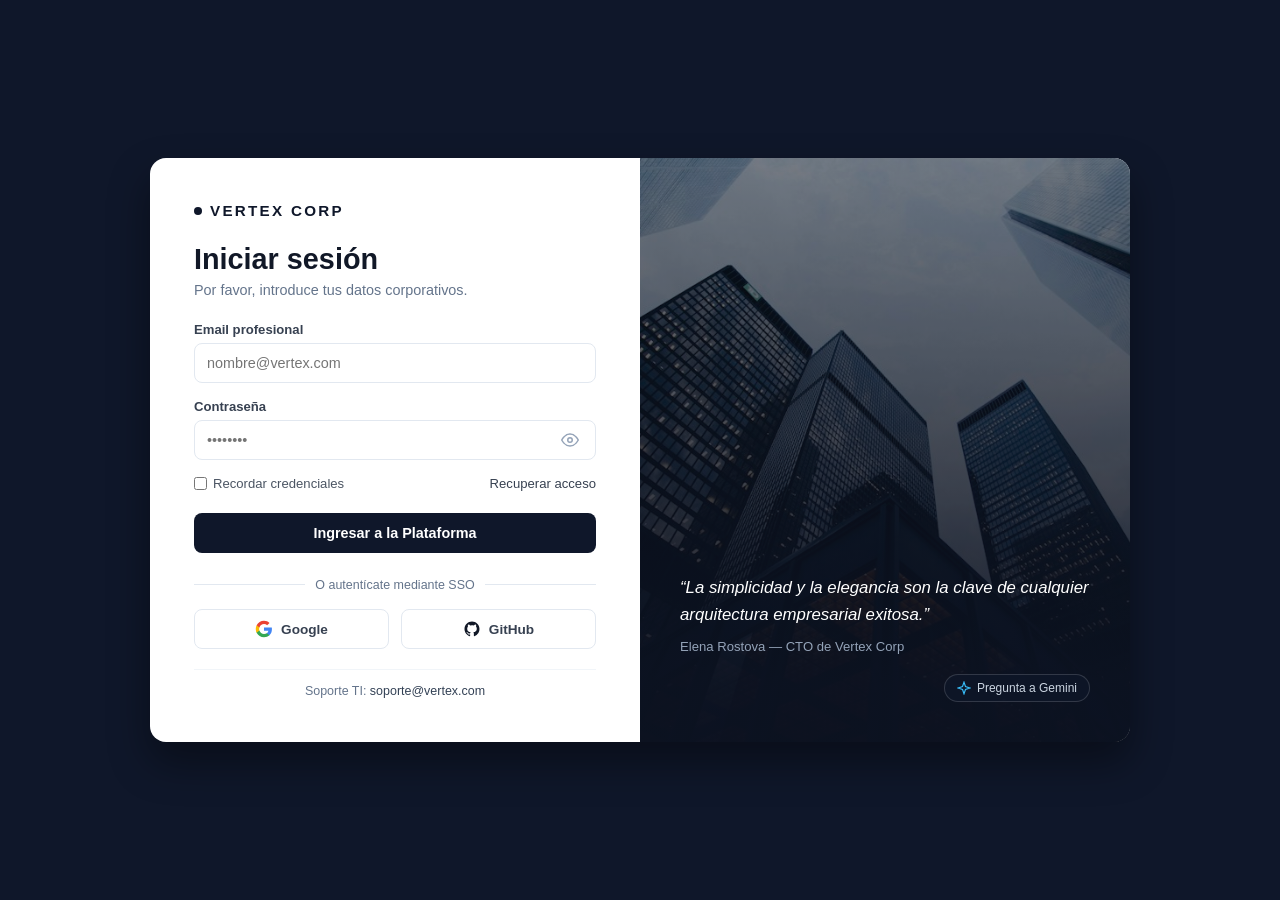
<file: html/index.html>
<!DOCTYPE html>
<html lang="es">
<head>
  <meta charset="UTF-8">
  <meta name="viewport" content="width=device-width, initial-scale=1.0">
  <title>Iniciar Sesión - Vertex Corp</title>
  <link rel="stylesheet" href="../css/estilos.css">
  <script src="../js/login.js" defer></script>
</head>
<body>

  <main class="login-container">
    <div class="login-card">

      <!-- LADO IZQUIERDO: Formulario de inicio de sesión -->
      <section class="login-form-side">
        <div class="brand">
          <span class="brand-dot"></span>
          <span class="brand-name">VERTEX CORP</span>
        </div>

        <div class="form-header">
          <h1>Iniciar sesión</h1>
          <p>Por favor, introduce tus datos corporativos.</p>
        </div>

        <form id="loginForm" novalidate>
          <div class="form-group">
            <label for="usuario">Email profesional</label>
            <div class="input-box">
              <input type="text" id="usuario" name="usuario" placeholder="nombre@vertex.com" required>
            </div>
          </div>

          <div class="form-group">
            <label for="password">Contraseña</label>
            <div class="input-box">
              <input type="password" id="password" name="password" placeholder="••••••••" required>
              <button type="button" class="btn-eye" id="btnToggleEye" aria-label="Ver u ocultar contraseña">
                <!-- Icono de ojo local SVG -->
                <svg id="eyeIcon" viewBox="0 0 24 24" fill="none" stroke="currentColor" stroke-width="2" stroke-linecap="round" stroke-linejoin="round">
                  <path d="M1 12s4-8 11-8 11 8 11 8-4 8-11 8-11-8-11-8z"></path>
                  <circle cx="12" cy="12" r="3"></circle>
                </svg>
              </button>
            </div>
          </div>

          <div class="form-options">
            <label class="checkbox-label">
              <input type="checkbox" id="recordar">
              <span>Recordar credenciales</span>
            </label>
            <a href="#" class="forgot-link" onclick="event.preventDefault(); alert('Por favor contacte al soporte de Vertex Corp.');">Recuperar acceso</a>
          </div>

          <button type="submit" class="btn-submit" id="btnIngresar">
            Ingresar a la Plataforma
          </button>
        </form>

        <!-- Separador SSO -->
        <div class="divider">
          <span>O autentícate mediante SSO</span>
        </div>

        <div class="social-grid">
          <button type="button" class="btn-social" onclick="alert('Inicio con Google habilitado.');">
            <img src="../img/google.svg" alt="Google">
            <span>Google</span>
          </button>
          <button type="button" class="btn-social" onclick="alert('Inicio con GitHub habilitado.');">
            <img src="../img/github.svg" alt="GitHub">
            <span>GitHub</span>
          </button>
        </div>

        <footer class="form-footer">
          <p>Soporte TI: <a href="mailto:soporte@vertex.com">soporte@vertex.com</a></p>
        </footer>
      </section>

      <!-- LADO DERECHO: Hero visual con imagen local -->
      <section class="login-hero-side">
        <div class="hero-overlay"></div>
        <div class="hero-text">
          <p class="quote">“La simplicidad y la elegancia son la clave de cualquier arquitectura empresarial exitosa.”</p>
          <p class="author">Elena Rostova — CTO de Vertex Corp</p>
        </div>
        <div class="ai-tag">
          <svg viewBox="0 0 24 24" fill="none" stroke="currentColor" stroke-width="2">
            <path d="M12 2L14.5 9.5L22 12L14.5 14.5L12 22L9.5 14.5L2 12L9.5 9.5L12 2Z"/>
          </svg>
          <span>Pregunta a Gemini</span>
        </div>
      </section>

    </div>
  </main>

  <!-- MODAL DE ALERTA: CLAVE INCORRECTA -->
  <div class="modal-overlay" id="modalError" hidden>
    <div class="modal-box">
      <div class="modal-icon">
        <svg viewBox="0 0 24 24" fill="none" stroke="currentColor" stroke-width="2.5" stroke-linecap="round">
          <circle cx="12" cy="12" r="10"></circle>
          <line x1="15" y1="9" x2="9" y2="15"></line>
          <line x1="9" y1="9" x2="15" y2="15"></line>
        </svg>
      </div>
      <h2>Clave incorrecta</h2>
      <p>El usuario o la contraseña ingresados no son válidos.</p>
      <button type="button" class="btn-submit" id="btnReintentar">Intentar de nuevo</button>
    </div>
  </div>

</body>
</html>
</file>
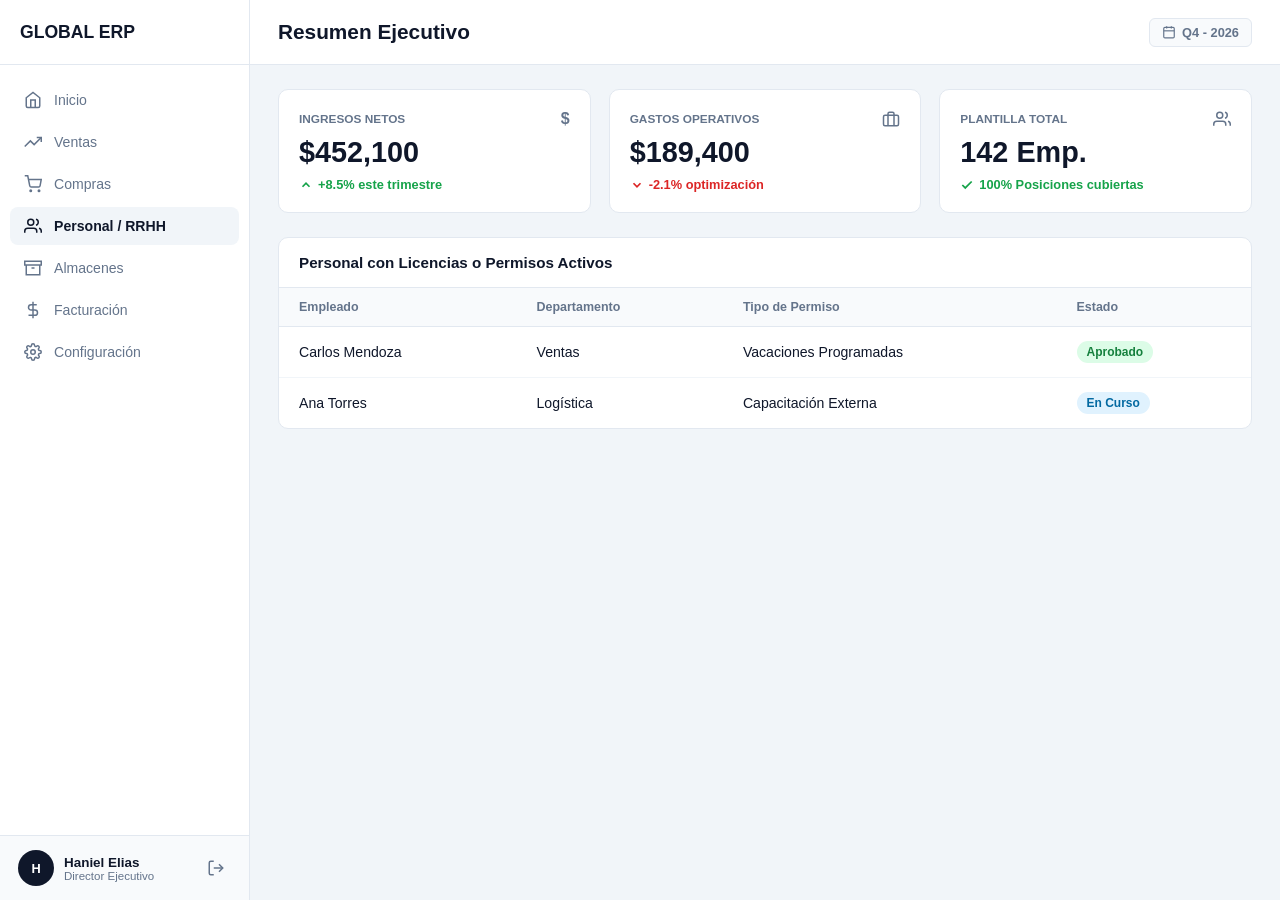
<file: html/dashboard.html>
<!DOCTYPE html>
<html lang="es">
<head>
  <meta charset="UTF-8">
  <meta name="viewport" content="width=device-width, initial-scale=1.0">
  <title>Dashboard - Global ERP</title>
  <link rel="stylesheet" href="../css/dashboard.css">
  <script src="../js/dashboard.js" defer></script>
</head>
<body>

  <div class="layout">

    <!-- BARRA LATERAL (SIDEBAR) -->
    <aside class="sidebar" id="sidebar">
      <div class="sidebar-header">
        <h2 class="brand">GLOBAL ERP</h2>
        <button type="button" class="btn-close" id="btnCloseSidebar" aria-label="Cerrar menú">✕</button>
      </div>

      <nav class="sidebar-nav">
        <a href="#" class="nav-item">
          <svg class="icon" viewBox="0 0 24 24" fill="none" stroke="currentColor" stroke-width="2"><path d="M3 9l9-7 9 7v11a2 2 0 0 1-2 2H5a2 2 0 0 1-2-2z"></path><polyline points="9 22 9 12 15 12 15 22"></polyline></svg>
          <span>Inicio</span>
        </a>
        <a href="#" class="nav-item">
          <svg class="icon" viewBox="0 0 24 24" fill="none" stroke="currentColor" stroke-width="2"><polyline points="23 6 13.5 15.5 8.5 10.5 1 18"></polyline><polyline points="17 6 23 6 23 12"></polyline></svg>
          <span>Ventas</span>
        </a>
        <a href="#" class="nav-item">
          <svg class="icon" viewBox="0 0 24 24" fill="none" stroke="currentColor" stroke-width="2"><circle cx="9" cy="21" r="1"></circle><circle cx="20" cy="21" r="1"></circle><path d="M1 1h4l2.68 13.39a2 2 0 0 0 2 1.61h9.72a2 2 0 0 0 2-1.61L23 6H6"></path></svg>
          <span>Compras</span>
        </a>
        <a href="#" class="nav-item active">
          <svg class="icon" viewBox="0 0 24 24" fill="none" stroke="currentColor" stroke-width="2"><path d="M17 21v-2a4 4 0 0 0-4-4H5a4 4 0 0 0-4 4v2"></path><circle cx="9" cy="7" r="4"></circle><path d="M23 21v-2a4 4 0 0 0-3-3.87"></path><path d="M16 3.13a4 4 0 0 1 0 7.75"></path></svg>
          <span>Personal / RRHH</span>
        </a>
        <a href="#" class="nav-item">
          <svg class="icon" viewBox="0 0 24 24" fill="none" stroke="currentColor" stroke-width="2"><polyline points="21 8 21 21 3 21 3 8"></polyline><rect x="1" y="3" width="22" height="5"></rect><line x1="10" y1="12" x2="14" y2="12"></line></svg>
          <span>Almacenes</span>
        </a>
        <a href="#" class="nav-item">
          <svg class="icon" viewBox="0 0 24 24" fill="none" stroke="currentColor" stroke-width="2"><line x1="12" y1="1" x2="12" y2="23"></line><path d="M17 5H9.5a3.5 3.5 0 0 0 0 7h5a3.5 3.5 0 0 1 0 7H6"></path></svg>
          <span>Facturación</span>
        </a>
        <a href="#" class="nav-item">
          <svg class="icon" viewBox="0 0 24 24" fill="none" stroke="currentColor" stroke-width="2"><circle cx="12" cy="12" r="3"></circle><path d="M19.4 15a1.65 1.65 0 0 0 .33 1.82l.06.06a2 2 0 0 1 0 2.83 2 2 0 0 1-2.83 0l-.06-.06a1.65 1.65 0 0 0-1.82-.33 1.65 1.65 0 0 0-1 1.51V21a2 2 0 0 1-2 2 2 2 0 0 1-2-2v-.09A1.65 1.65 0 0 0 9 19.4a1.65 1.65 0 0 0-1.82.33l-.06.06a2 2 0 0 1-2.83 0 2 2 0 0 1 0-2.83l.06-.06a1.65 1.65 0 0 0 .33-1.82 1.65 1.65 0 0 0-1.51-1H3a2 2 0 0 1-2-2 2 2 0 0 1 2-2h.09A1.65 1.65 0 0 0 4.6 9a1.65 1.65 0 0 0-.33-1.82l-.06-.06a2 2 0 0 1 0-2.83 2 2 0 0 1 2.83 0l.06.06a1.65 1.65 0 0 0 1.82.33H9a1.65 1.65 0 0 0 1-1.51V3a2 2 0 0 1 2-2 2 2 0 0 1 2 2v.09a1.65 1.65 0 0 0 1 1.51 1.65 1.65 0 0 0 1.82-.33l.06-.06a2 2 0 0 1 2.83 0 2 2 0 0 1 0 2.83l-.06.06a1.65 1.65 0 0 0-.33 1.82V9a1.65 1.65 0 0 0 1.51 1H21a2 2 0 0 1 2 2 2 2 0 0 1-2 2h-.09a1.65 1.65 0 0 0-1.51 1z"></path></svg>
          <span>Configuración</span>
        </a>
      </nav>

      <!-- Perfil inferior -->
      <div class="sidebar-profile">
        <div class="avatar">H</div>
        <div class="profile-info">
          <span class="name">Haniel Elias</span>
          <span class="role">Director Ejecutivo</span>
        </div>
        <button type="button" class="btn-logout" id="btnLogout" title="Cerrar sesión">
          <svg viewBox="0 0 24 24" fill="none" stroke="currentColor" stroke-width="2"><path d="M9 21H5a2 2 0 0 1-2-2V5a2 2 0 0 1 2-2h4"></path><polyline points="16 17 21 12 16 7"></polyline><line x1="21" y1="12" x2="9" y2="12"></line></svg>
        </button>
      </div>
    </aside>

    <!-- Overlay móvil -->
    <div class="overlay" id="overlay"></div>

    <!-- CONTENIDO PRINCIPAL -->
    <div class="main-wrapper">
      
      <!-- Barra superior -->
      <header class="topbar">
        <div class="topbar-left">
          <button type="button" class="btn-menu" id="btnToggleMenu" aria-label="Abrir menú">
            <svg viewBox="0 0 24 24" fill="none" stroke="currentColor" stroke-width="2.5"><line x1="3" y1="6" x2="21" y2="6"></line><line x1="3" y1="12" x2="21" y2="12"></line><line x1="3" y1="18" x2="21" y2="18"></line></svg>
          </button>
          <h1 class="page-title">Resumen Ejecutivo</h1>
        </div>
        <div class="topbar-right">
          <span class="date-badge">
            <svg viewBox="0 0 24 24" fill="none" stroke="currentColor" stroke-width="2"><rect x="3" y="4" width="18" height="18" rx="2" ry="2"></rect><line x1="16" y1="2" x2="16" y2="6"></line><line x1="8" y1="2" x2="8" y2="6"></line><line x1="3" y1="10" x2="21" y2="10"></line></svg>
            Q4 - 2026
          </span>
        </div>
      </header>

      <!-- Cuerpo del dashboard -->
      <main class="content">

        <!-- 3 TARJETAS KPI -->
        <section class="kpi-grid">
          
          <div class="kpi-card">
            <div class="kpi-header">
              <span class="kpi-label">INGRESOS NETOS</span>
              <span class="kpi-icon">$</span>
            </div>
            <div class="kpi-value">$452,100</div>
            <div class="kpi-trend trend-up">
              <svg viewBox="0 0 24 24" fill="none" stroke="currentColor" stroke-width="3"><polyline points="18 15 12 9 6 15"></polyline></svg>
              +8.5% este trimestre
            </div>
          </div>

          <div class="kpi-card">
            <div class="kpi-header">
              <span class="kpi-label">GASTOS OPERATIVOS</span>
              <span class="kpi-icon">
                <svg viewBox="0 0 24 24" fill="none" stroke="currentColor" stroke-width="2"><path d="M20 7H4a2 2 0 0 0-2 2v10a2 2 0 0 0 2 2h16a2 2 0 0 0 2-2V9a2 2 0 0 0-2-2z"></path><path d="M16 21V5a2 2 0 0 0-2-2h-4a2 2 0 0 0-2 2v16"></path></svg>
              </span>
            </div>
            <div class="kpi-value">$189,400</div>
            <div class="kpi-trend trend-down">
              <svg viewBox="0 0 24 24" fill="none" stroke="currentColor" stroke-width="3"><polyline points="6 9 12 15 18 9"></polyline></svg>
              -2.1% optimización
            </div>
          </div>

          <div class="kpi-card">
            <div class="kpi-header">
              <span class="kpi-label">PLANTILLA TOTAL</span>
              <span class="kpi-icon">
                <svg viewBox="0 0 24 24" fill="none" stroke="currentColor" stroke-width="2"><path d="M17 21v-2a4 4 0 0 0-4-4H5a4 4 0 0 0-4 4v2"></path><circle cx="9" cy="7" r="4"></circle><path d="M23 21v-2a4 4 0 0 0-3-3.87"></path><path d="M16 3.13a4 4 0 0 1 0 7.75"></path></svg>
              </span>
            </div>
            <div class="kpi-value">142 Emp.</div>
            <div class="kpi-trend trend-check">
              <svg viewBox="0 0 24 24" fill="none" stroke="currentColor" stroke-width="3"><polyline points="20 6 9 17 4 12"></polyline></svg>
              100% Posiciones cubiertas
            </div>
          </div>

        </section>

        <!-- TABLA DE PERSONAL -->
        <section class="table-card">
          <div class="table-header">
            <h2>Personal con Licencias o Permisos Activos</h2>
          </div>
          <div class="table-responsive">
            <table>
              <thead>
                <tr>
                  <th>Empleado</th>
                  <th>Departamento</th>
                  <th>Tipo de Permiso</th>
                  <th>Estado</th>
                </tr>
              </thead>
              <tbody>
                <tr>
                  <td>Carlos Mendoza</td>
                  <td>Ventas</td>
                  <td>Vacaciones Programadas</td>
                  <td><span class="badge badge-success">Aprobado</span></td>
                </tr>
                <tr>
                  <td>Ana Torres</td>
                  <td>Logística</td>
                  <td>Capacitación Externa</td>
                  <td><span class="badge badge-info">En Curso</span></td>
                </tr>
              </tbody>
            </table>
          </div>
        </section>

      </main>

    </div>

  </div>

</body>
</html>
</file>
<file: css/estilos.css>
/* 1. Variables y Reset */
:root {
  --bg-oscuro: #0f172a;
  --bg-blanco: #ffffff;
  --texto-principal: #111827;
  --texto-secundario: #64748b;
  --borde: #e2e8f0;
  --primario: #0f172a;
  --primario-hover: #1e293b;
  --rojo: #ef4444;
  --fuente: -apple-system, BlinkMacSystemFont, "Segoe UI", Roboto, Helvetica, Arial, sans-serif;
}

* {
  box-sizing: border-box;
  margin: 0;
  padding: 0;
}

body {
  font-family: var(--fuente);
  background-color: var(--bg-oscuro);
  color: var(--texto-principal);
  min-height: 100vh;
  display: flex;
  align-items: center;
  justify-content: center;
  padding: 20px;
}

/* 2. Contenedor y Tarjeta Principal */
.login-container {
  width: 100%;
  max-width: 980px;
}

.login-card {
  display: grid;
  grid-template-columns: 1fr 1fr;
  background-color: var(--bg-blanco);
  border-radius: 16px;
  overflow: hidden;
  box-shadow: 0 20px 40px rgba(0, 0, 0, 0.4);
  min-height: 580px;
}

/* 3. Lado Izquierdo: Formulario */
.login-form-side {
  padding: 44px;
  display: flex;
  flex-direction: column;
  justify-content: space-between;
}

/* Logo */
.brand {
  display: flex;
  align-items: center;
  gap: 8px;
  margin-bottom: 24px;
}

.brand-dot {
  width: 8px;
  height: 8px;
  background-color: var(--primario);
  border-radius: 50%;
}

.brand-name {
  font-size: 0.95rem;
  font-weight: 800;
  letter-spacing: 0.15em;
  color: var(--primario);
}

/* Encabezado */
.form-header h1 {
  font-size: 1.8rem;
  font-weight: 700;
  color: var(--texto-principal);
  margin-bottom: 6px;
}

.form-header p {
  font-size: 0.9rem;
  color: var(--texto-secundario);
  margin-bottom: 24px;
}

/* Campos de entrada */
.form-group {
  margin-bottom: 16px;
}

.form-group label {
  display: block;
  font-size: 0.82rem;
  font-weight: 600;
  color: #374151;
  margin-bottom: 6px;
}

.input-box {
  display: flex;
  align-items: center;
  border: 1px solid var(--borde);
  border-radius: 8px;
  padding: 0 12px;
  background-color: #ffffff;
}

.input-box:focus-within {
  border-color: var(--primario);
  box-shadow: 0 0 0 2px rgba(15, 23, 42, 0.1);
}

.input-box input {
  width: 100%;
  padding: 11px 0;
  border: none;
  outline: none;
  font-family: inherit;
  font-size: 0.9rem;
  color: var(--texto-principal);
}

.btn-eye {
  background: none;
  border: none;
  color: #94a3b8;
  cursor: pointer;
  padding: 4px;
  display: flex;
  align-items: center;
  justify-content: center;
}

.btn-eye svg {
  width: 18px;
  height: 18px;
}

.btn-eye:hover {
  color: var(--texto-principal);
}

/* Opciones: recordar y recuperar */
.form-options {
  display: flex;
  align-items: center;
  justify-content: space-between;
  font-size: 0.82rem;
  margin-bottom: 22px;
}

.checkbox-label {
  display: flex;
  align-items: center;
  gap: 6px;
  cursor: pointer;
  color: #4b5563;
}

.forgot-link {
  color: #374151;
  text-decoration: none;
  font-weight: 500;
}

.forgot-link:hover {
  text-decoration: underline;
}

/* Botón principal */
.btn-submit {
  width: 100%;
  padding: 12px;
  background-color: var(--primario);
  color: #ffffff;
  border: none;
  border-radius: 8px;
  font-family: inherit;
  font-size: 0.9rem;
  font-weight: 600;
  cursor: pointer;
  transition: background-color 0.2s;
}

.btn-submit:hover {
  background-color: var(--primario-hover);
}

/* Separador */
.divider {
  position: relative;
  text-align: center;
  margin: 22px 0 16px;
}

.divider::before {
  content: "";
  position: absolute;
  top: 50%;
  left: 0;
  right: 0;
  height: 1px;
  background-color: var(--borde);
}

.divider span {
  position: relative;
  background-color: #ffffff;
  padding: 0 10px;
  font-size: 0.78rem;
  color: var(--texto-secundario);
}

.social-grid {
  display: grid;
  grid-template-columns: 1fr 1fr;
  gap: 12px;
  margin-bottom: 20px;
}

.btn-social {
  display: flex;
  align-items: center;
  justify-content: center;
  gap: 8px;
  padding: 10px;
  background-color: #ffffff;
  border: 1px solid var(--borde);
  border-radius: 8px;
  font-family: inherit;
  font-size: 0.85rem;
  font-weight: 600;
  color: #374151;
  cursor: pointer;
}

.btn-social img {
  width: 18px;
  height: 18px;
}

.btn-social:hover {
  background-color: #f8fafc;
}

.form-footer {
  text-align: center;
  font-size: 0.78rem;
  color: var(--texto-secundario);
  border-top: 1px solid #f1f5f9;
  padding-top: 14px;
}

.form-footer a {
  color: #334155;
  text-decoration: none;
}

/* 4. Lado Derecho: Hero con Imagen Local */
.login-hero-side {
  position: relative;
  background-color: #0b1120;
  background-image: 
    linear-gradient(180deg, rgba(15, 23, 42, 0.4) 0%, rgba(15, 23, 42, 0.95) 90%),
    url('../img/edificio.jpg');
  background-size: cover;
  background-position: center;
  padding: 40px;
  display: flex;
  flex-direction: column;
  justify-content: flex-end;
  color: #ffffff;
}

.hero-overlay {
  position: absolute;
  inset: 0;
  background: rgba(0, 0, 0, 0.2);
}

.hero-text {
  position: relative;
  z-index: 2;
  margin-bottom: 20px;
}

.quote {
  font-size: 1.05rem;
  font-style: italic;
  line-height: 1.6;
  margin-bottom: 10px;
}

.author {
  font-size: 0.82rem;
  color: #94a3b8;
}

.ai-tag {
  position: relative;
  z-index: 2;
  align-self: flex-end;
  display: inline-flex;
  align-items: center;
  gap: 6px;
  background: rgba(15, 23, 42, 0.7);
  padding: 6px 12px;
  border-radius: 20px;
  border: 1px solid rgba(255, 255, 255, 0.15);
  font-size: 0.75rem;
  color: #cbd5e1;
}

.ai-tag svg {
  width: 14px;
  height: 14px;
  color: #38bdf8;
}

/* 5. Modal de Error */
.modal-overlay {
  position: fixed;
  inset: 0;
  background: rgba(0, 0, 0, 0.6);
  display: flex;
  align-items: center;
  justify-content: center;
  padding: 20px;
  z-index: 999;
}

.modal-overlay[hidden] {
  display: none;
}

.modal-box {
  background: #ffffff;
  width: 100%;
  max-width: 360px;
  padding: 28px;
  border-radius: 12px;
  text-align: center;
}

.modal-icon {
  font-size: 2.2rem;
  color: var(--rojo);
  margin-bottom: 12px;
  display: flex;
  align-items: center;
  justify-content: center;
}

.modal-icon svg {
  width: 44px;
  height: 44px;
}

.modal-box h2 {
  font-size: 1.25rem;
  margin-bottom: 8px;
}

.modal-box p {
  font-size: 0.88rem;
  color: var(--texto-secundario);
  margin-bottom: 24px;
}

/* 6. Diseño Responsive */
@media (max-width: 820px) {
  .login-card {
    grid-template-columns: 1fr;
  }
  .login-hero-side {
    min-height: 220px;
    padding: 24px;
  }
  .login-form-side {
    padding: 30px 24px;
  }
}

@media (max-width: 480px) {
  .social-grid {
    grid-template-columns: 1fr;
  }
}
</file>
<file: css/dashboard.css>
/* 1. Reset y Variables */
:root {
  --bg-fondo: #f1f5f9;
  --bg-blanco: #ffffff;
  --borde: #e2e8f0;
  --texto: #0f172a;
  --texto-muted: #64748b;
  --sidebar-ancho: 250px;
  --fuente: -apple-system, BlinkMacSystemFont, "Segoe UI", Roboto, Helvetica, Arial, sans-serif;
}

* {
  box-sizing: border-box;
  margin: 0;
  padding: 0;
}

body {
  font-family: var(--fuente);
  background-color: var(--bg-fondo);
  color: var(--texto);
  min-height: 100vh;
}

.layout {
  display: flex;
  min-height: 100vh;
}

/* 2. Barra Lateral (Sidebar) */
.sidebar {
  width: var(--sidebar-ancho);
  background-color: var(--bg-blanco);
  border-right: 1px solid var(--borde);
  display: flex;
  flex-direction: column;
  position: fixed;
  top: 0;
  bottom: 0;
  left: 0;
  z-index: 100;
  transition: transform 0.2s ease;
}

.sidebar-header {
  height: 65px;
  display: flex;
  align-items: center;
  justify-content: space-between;
  padding: 0 20px;
  border-bottom: 1px solid var(--borde);
}

.brand {
  font-size: 1.1rem;
  font-weight: 800;
  color: var(--texto);
}

.btn-close {
  display: none;
  background: none;
  border: none;
  font-size: 1.2rem;
  cursor: pointer;
}

.sidebar-nav {
  flex: 1;
  padding: 16px 10px;
  display: flex;
  flex-direction: column;
  gap: 4px;
}

.nav-item {
  display: flex;
  align-items: center;
  gap: 12px;
  padding: 10px 14px;
  color: var(--texto-muted);
  text-decoration: none;
  font-size: 0.88rem;
  font-weight: 500;
  border-radius: 8px;
}

.nav-item svg {
  width: 18px;
  height: 18px;
  flex-shrink: 0;
}

.nav-item:hover {
  background-color: #f1f5f9;
  color: var(--texto);
}

.nav-item.active {
  background-color: #f1f5f9;
  color: var(--texto);
  font-weight: 700;
}

/* Perfil inferior */
.sidebar-profile {
  padding: 14px 18px;
  border-top: 1px solid var(--borde);
  display: flex;
  align-items: center;
  gap: 10px;
  background-color: #f8fafc;
}

.avatar {
  width: 36px;
  height: 36px;
  border-radius: 50%;
  background-color: #0f172a;
  color: #fff;
  font-weight: 700;
  font-size: 0.8rem;
  display: flex;
  align-items: center;
  justify-content: center;
}

.profile-info {
  flex: 1;
  display: flex;
  flex-direction: column;
}

.name {
  font-size: 0.84rem;
  font-weight: 700;
}

.role {
  font-size: 0.72rem;
  color: var(--texto-muted);
}

.btn-logout {
  background: none;
  border: none;
  color: var(--texto-muted);
  cursor: pointer;
  padding: 6px;
  display: flex;
  align-items: center;
  justify-content: center;
}

.btn-logout svg {
  width: 18px;
  height: 18px;
}

.btn-logout:hover {
  color: #ef4444;
}

/* 3. Área Principal */
.main-wrapper {
  margin-left: var(--sidebar-ancho);
  flex: 1;
  display: flex;
  flex-direction: column;
}

.topbar {
  height: 65px;
  background-color: var(--bg-blanco);
  border-bottom: 1px solid var(--borde);
  display: flex;
  align-items: center;
  justify-content: space-between;
  padding: 0 28px;
  position: sticky;
  top: 0;
  z-index: 90;
}

.topbar-left {
  display: flex;
  align-items: center;
  gap: 12px;
}

.btn-menu {
  display: none;
  background: none;
  border: none;
  cursor: pointer;
  color: var(--texto);
}

.btn-menu svg {
  width: 22px;
  height: 22px;
}

.page-title {
  font-size: 1.3rem;
  font-weight: 700;
}

.date-badge {
  display: inline-flex;
  align-items: center;
  gap: 6px;
  background-color: #f8fafc;
  border: 1px solid var(--borde);
  padding: 6px 12px;
  border-radius: 6px;
  font-size: 0.8rem;
  font-weight: 600;
  color: var(--texto-muted);
}

.date-badge svg {
  width: 14px;
  height: 14px;
}

/* 4. Contenido y Tarjetas KPI */
.content {
  padding: 24px 28px;
  display: flex;
  flex-direction: column;
  gap: 24px;
}

.kpi-grid {
  display: grid;
  grid-template-columns: repeat(3, 1fr);
  gap: 18px;
}

.kpi-card {
  background-color: var(--bg-blanco);
  border: 1px solid var(--borde);
  border-radius: 10px;
  padding: 20px;
  display: flex;
  flex-direction: column;
  gap: 8px;
}

.kpi-header {
  display: flex;
  align-items: center;
  justify-content: space-between;
}

.kpi-label {
  font-size: 0.74rem;
  font-weight: 700;
  color: var(--texto-muted);
}

.kpi-icon {
  color: var(--texto-muted);
  font-size: 1rem;
  font-weight: 700;
  display: flex;
  align-items: center;
  justify-content: center;
}

.kpi-icon svg {
  width: 18px;
  height: 18px;
}

.kpi-value {
  font-size: 1.8rem;
  font-weight: 800;
}

.kpi-trend {
  display: flex;
  align-items: center;
  gap: 5px;
  font-size: 0.8rem;
  font-weight: 600;
}

.kpi-trend svg {
  width: 14px;
  height: 14px;
}

.trend-up,
.trend-check {
  color: #16a34a;
}

.trend-down {
  color: #dc2626;
}

/* 5. Tabla de Datos */
.table-card {
  background-color: var(--bg-blanco);
  border: 1px solid var(--borde);
  border-radius: 10px;
  overflow: hidden;
}

.table-header {
  padding: 16px 20px;
  border-bottom: 1px solid var(--borde);
}

.table-header h2 {
  font-size: 0.95rem;
  font-weight: 700;
}

.table-responsive {
  width: 100%;
  overflow-x: auto;
}

table {
  width: 100%;
  border-collapse: collapse;
  text-align: left;
}

thead {
  background-color: #f8fafc;
}

th {
  padding: 12px 20px;
  font-size: 0.78rem;
  font-weight: 600;
  color: var(--texto-muted);
  border-bottom: 1px solid var(--borde);
}

td {
  padding: 14px 20px;
  font-size: 0.88rem;
  border-bottom: 1px solid #f1f5f9;
}

tbody tr:last-child td {
  border-bottom: none;
}

.badge {
  display: inline-block;
  padding: 4px 10px;
  border-radius: 12px;
  font-size: 0.75rem;
  font-weight: 600;
}

.badge-success {
  background-color: #dcfce7;
  color: #15803d;
}

.badge-info {
  background-color: #e0f2fe;
  color: #0369a1;
}

/* 6. Overlay y Responsive */
.overlay {
  display: none;
  position: fixed;
  inset: 0;
  background-color: rgba(0, 0, 0, 0.4);
  z-index: 95;
}

@media (max-width: 820px) {
  .sidebar {
    transform: translateX(-100%);
  }
  .sidebar.open {
    transform: translateX(0);
  }
  .btn-close {
    display: block;
  }
  .overlay.active {
    display: block;
  }
  .main-wrapper {
    margin-left: 0;
  }
  .btn-menu {
    display: block;
  }
  .kpi-grid {
    grid-template-columns: 1fr;
  }
}
</file>
